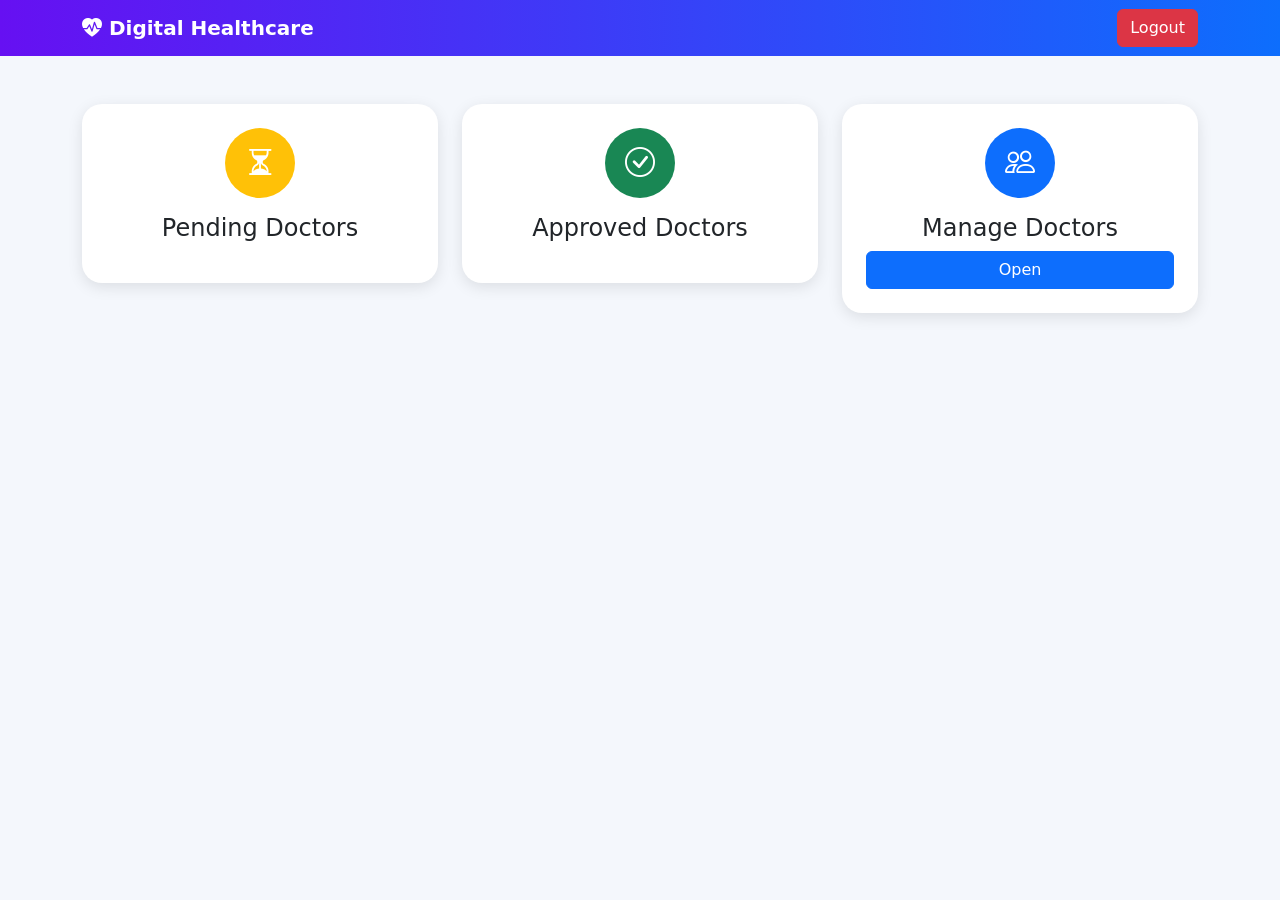
<file: src/main/resources/templates/admin-dashboard.html>
<!DOCTYPE html>
<html xmlns:th="http://www.thymeleaf.org">
<head>
  <title>Admin Dashboard</title>
  <link href="https://cdn.jsdelivr.net/npm/bootstrap@5.3.3/dist/css/bootstrap.min.css"
        rel="stylesheet">
  <link rel="stylesheet"
        href="https://cdn.jsdelivr.net/npm/bootstrap-icons@1.11.3/font/bootstrap-icons.min.css">
  <link rel="stylesheet"
        th:href="@{/css/style.css}">
  <style>

    body{
        background:#f4f7fc;
    }
    .navbar
    {
        background:linear-gradient(to right,#6610f2,#0d6efd);
    }
    .navbar-brand
    {
        color:white !important;
        font-weight:bold;
    }
    .dashboard-card{
        border:none;
        border-radius:20px;
        box-shadow:0 4px 15px rgba(0,0,0,0.1);
        transition:0.3s;
    }

    .dashboard-card:hover
    {
          transform:translateY(-5px);
    }
    .icon-box{
        width:70px;
        height:70px;
        border-radius:50%;
        display:flex;
        align-items:center;
        justify-content:center;
        color:white;
        font-size:30px;
        margin:auto;
    }


    .pending
    {
        background:#ffc107;
    }

    .approved
    {
        background:#198754;
    }

    .manage{
        background:#0d6efd;
    }

  </style>

</head>

<body>
<nav class="navbar navbar-expand-lg">
  <div class="container">
    <a class="navbar-brand">
      <i class="bi bi-heart-pulse-fill"></i>
      Digital Healthcare
    </a>
    <div>
      <a href="/logout"
         class="btn btn-danger">
        Logout
      </a>
    </div>
  </div>
</nav>

<div class="container mt-5">


  <div class="row g-4">
    <div class="col-md-4">
      <div class="card dashboard-card p-4 text-center">
        <div class="icon-box pending">
          <i class="bi bi-hourglass-split"></i>
        </div>
         <h4 class="mt-3">
          Pending Doctors
        </h4>

        <h2 th:text="${pendingDoctors}"></h2>
      </div>
    </div>

    <div class="col-md-4">
      <div class="card dashboard-card p-4 text-center">
        <div class="icon-box approved">


          <i class="bi bi-check-circle"></i>
        </div>

        <h4 class="mt-3">
          Approved Doctors
        </h4>
        <h2 th:text="${approvedDoctors}"></h2>
      </div>
    </div>



    <div class="col-md-4">

      <div class="card dashboard-card p-4 text-center">
        <div class="icon-box manage">
          <i class="bi bi-people"></i>
        </div>
        <h4 class="mt-3">
          Manage Doctors
        </h4>

        <a href="/admin/doctors"
           class="btn btn-primary">
          Open
        </a>
      </div>

    </div>
  </div>

</div>

</body>

</html>
</file>
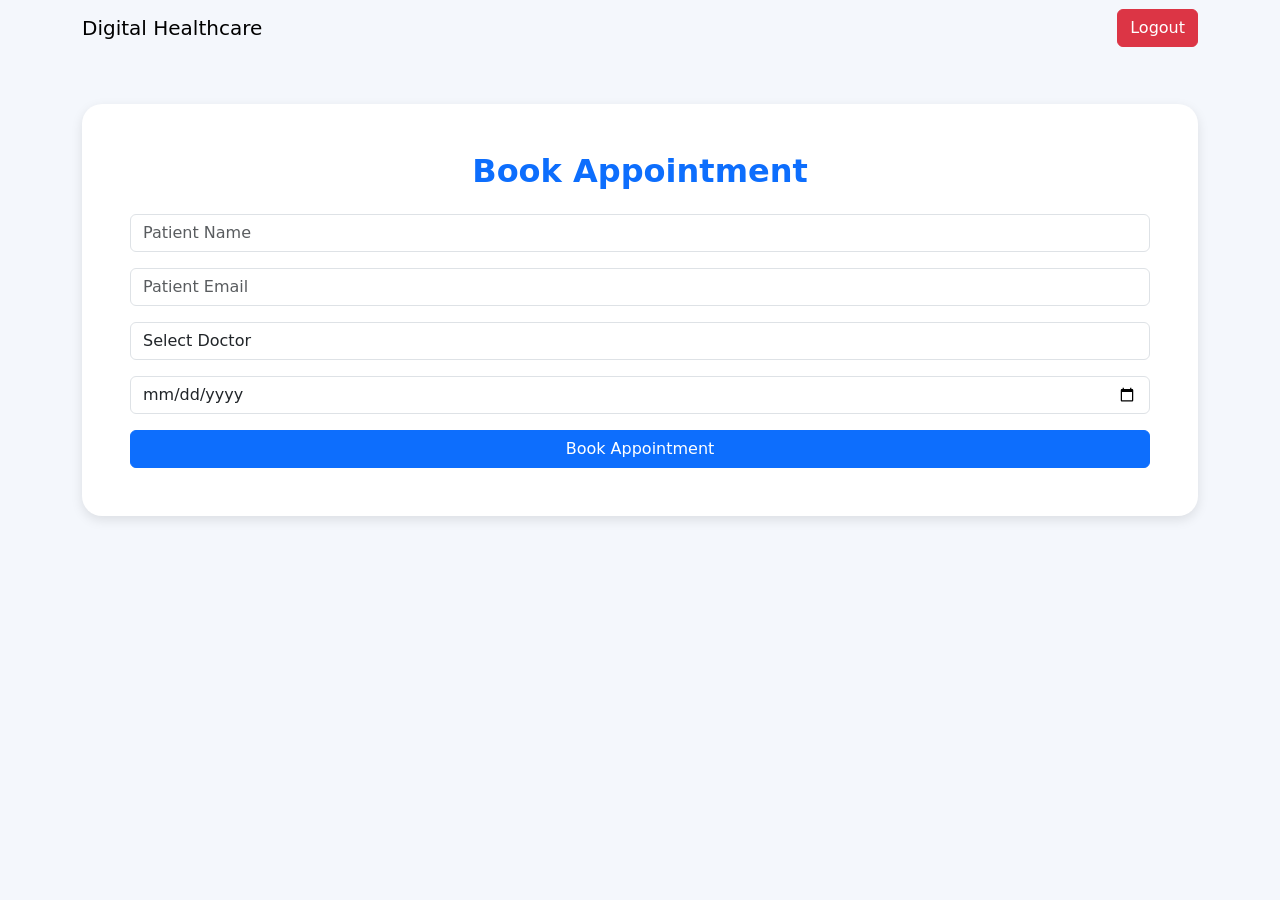
<file: src/main/resources/templates/book-appointment.html>
<!DOCTYPE html>
<html xmlns:th="http://www.thymeleaf.org">

<head>
  <title>Book Appointment</title>
  <link href="https://cdn.jsdelivr.net/npm/bootstrap@5.3.3/dist/css/bootstrap.min.css"
        rel="stylesheet">

  <style>
    body{
        background:#f4f7fc;
    }
    .card
    {
        border:none;
        border-radius:20px;
        box-shadow:0 4px 12px rgba(0,0,0,0.1);
    }

    h2{
        color:#0d6efd;
        font-weight:bold;
    }
  </style>
</head>

<body>
<nav class="navbar navbar-expand-lg">
  <div class="container">
    <a class="navbar-brand">
      <i class="bi bi-heart-pulse-fill"></i>
      Digital Healthcare

    </a>

    <div>

      <a href="/logout"
         class="btn btn-danger">

        Logout

      </a>

    </div>

  </div>

</nav>
<div class="container mt-5">
  <div class="card p-5">

    <h2 class="mb-4 text-center">
      Book Appointment
    </h2>
    <form th:action="@{/patient/appointment/save}"
          th:object="${appointment}"
          method="post">

      <div class="mb-3">

        <input type="text"
               th:field="*{patientName}"
               placeholder="Patient Name"
               class="form-control">

      </div>

      <div class="mb-3">

        <input type="email"
               th:field="*{patientEmail}"
               placeholder="Patient Email"
               class="form-control">

      </div>

      <div class="mb-3">

        <select th:field="*{doctorName}"
                class="form-control">

          <option value="">
            Select Doctor
          </option>

          <option th:each="d : ${doctors}"
                  th:value="${d.email}"
                  th:text="${d.name}">
          </option>
        </select>
      </div>
      <div class="mb-3">


        <input type="date" th:field="*{appointmentDate}"
               class="form-control">


      </div>

      <button type="submit" class="btn btn-primary w-100">
              Book Appointment
      </button>
    </form>
  </div>

</div>

</body>
</html>
</file>
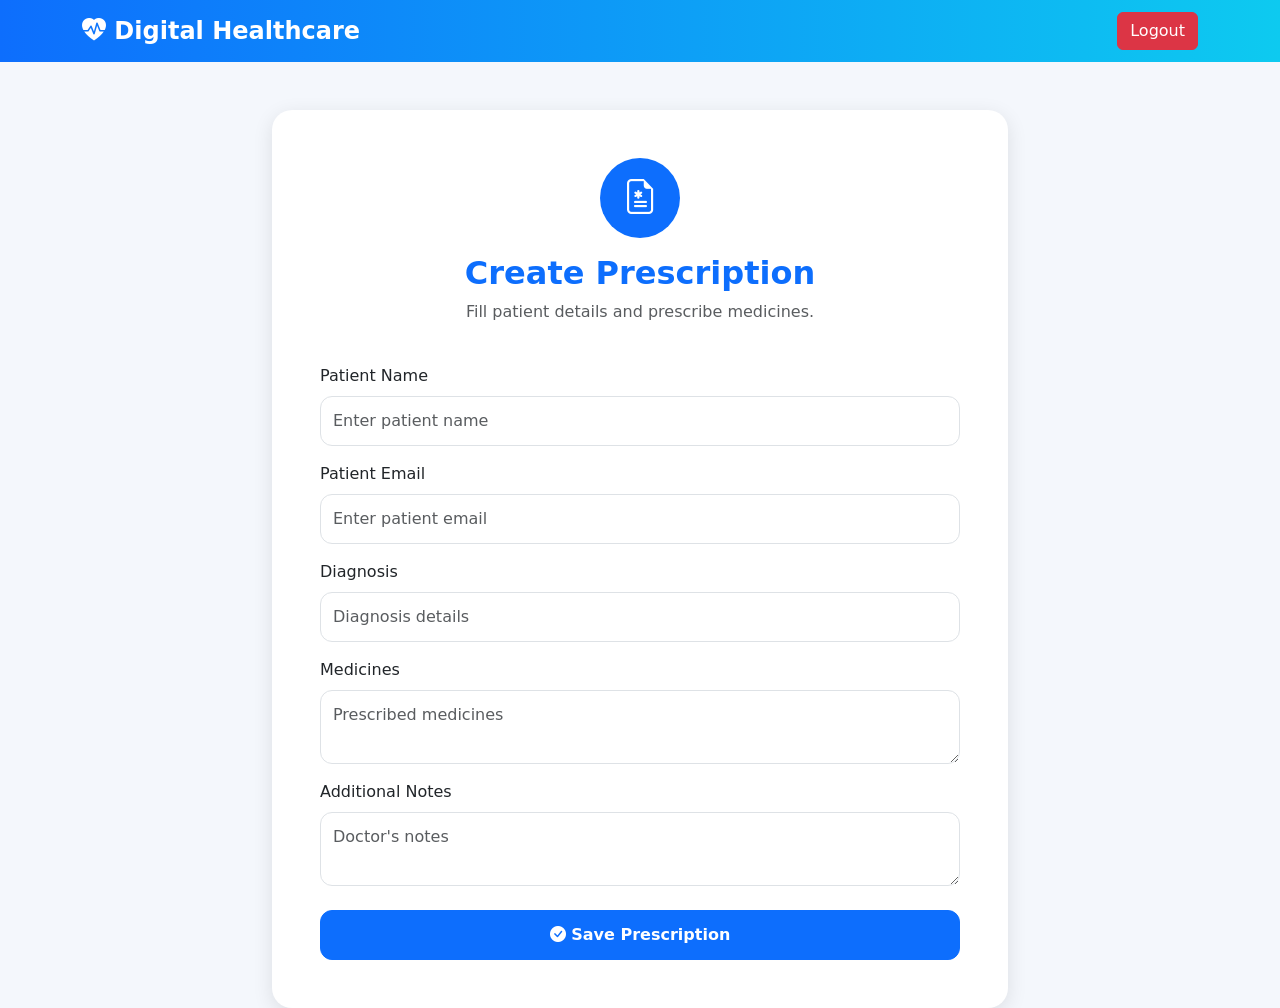
<file: src/main/resources/templates/create-prescription.html>
<!DOCTYPE html>

<html xmlns:th="http://www.thymeleaf.org">
<head>

    <title>Create Prescription</title>

    <link href="https://cdn.jsdelivr.net/npm/bootstrap@5.3.3/dist/css/bootstrap.min.css"
          rel="stylesheet">
    <link rel="stylesheet"
          href="https://cdn.jsdelivr.net/npm/bootstrap-icons@1.11.3/font/bootstrap-icons.min.css">

    <style>

        body
        {
            background:#f4f7fc;
            min-height:100vh;
        }

        .navbar
        {
            background:linear-gradient(to right,#0d6efd,#0dcaf0);
        }

        .navbar-brand
        {
            color:white !important;
            font-weight:bold;

            font-size:24px;
        }

        .form-card
        {
            border:none;
            border-radius:20px;
            box-shadow:0 5px 20px rgba(0,0,0,0.1);
        }

        .page-title{
            color:#0d6efd;
            font-weight:bold;
        }


        .form-control
        {
            border-radius:12px;
            padding:12px;
        }

        textarea{
            min-height:120px;
        }



        .btn-save
        {
            border-radius:12px;
            padding:12px;
            font-weight:bold;
        }

        .icon-box
        {
            width:80px;
            height:80px;
            border-radius:50%;
            background:#0d6efd;

            color:white;
            display:flex;
            align-items:center;

            justify-content:center;
            font-size:35px;
            margin:auto;
        }

    </style>
</head>

<body>

<nav class="navbar navbar-expand-lg">
    <div class="container">

        <a class="navbar-brand">

            <i class="bi bi-heart-pulse-fill"></i>
            Digital Healthcare
        </a>



        <div>

            <a href="/logout"
               class="btn btn-danger">
                Logout
            </a>
        </div>
    </div>
</nav>

<div class="container mt-5">
    <div class="row justify-content-center">
        <div class="col-lg-8">
            <div class="card form-card p-5">
                <div class="text-center mb-4">


                    <div class="icon-box">
                        <i class="bi bi-file-earmark-medical"></i>

                    </div>

                    <h2 class="page-title mt-3">
                        Create Prescription
                    </h2>

                    <p class="text-muted">
                        Fill patient details and prescribe medicines.
                    </p>

                </div>
                <form th:action="@{/doctor/prescription/save}"
                      th:object="${prescription}"
                      method="post">

                    <div class="mb-3">
                        <label class="form-label">
                            Patient Name
                        </label>

                        <input type="text"
                               th:field="*{patientName}"
                               placeholder="Enter patient name"
                               class="form-control"
                               required>

                    </div>

                    <div class="mb-3">

                        <label class="form-label">
                            Patient Email
                        </label>

                        <input type="email"
                               th:field="*{patientEmail}"
                               placeholder="Enter patient email"
                               class="form-control"
                               required>

                    </div>

                    <div class="mb-3">

                        <label class="form-label">
                            Diagnosis
                        </label>

                        <input type="text"
                               th:field="*{diagnosis}"
                               placeholder="Diagnosis details"
                               class="form-control"
                               required>

                    </div>

                    <div class="mb-3">

                        <label class="form-label">
                            Medicines
                        </label>

                        <textarea th:field="*{medicines}"
                                  placeholder="Prescribed medicines"
                                  class="form-control"
                                  required></textarea>

                    </div>

                    <div class="mb-4">
                        <label class="form-label">
                            Additional Notes
                        </label>
                        <textarea th:field="*{notes}"
                                  placeholder="Doctor's notes"
                                  class="form-control"></textarea>
                    </div>

                    <button type="submit"
                            class="btn btn-primary w-100 btn-save">

                        <i class="bi bi-check-circle-fill"></i>
                        Save Prescription
                    </button>
                </form>

            </div>


        </div>

    </div>

</div>
</body>


</html>
</file>
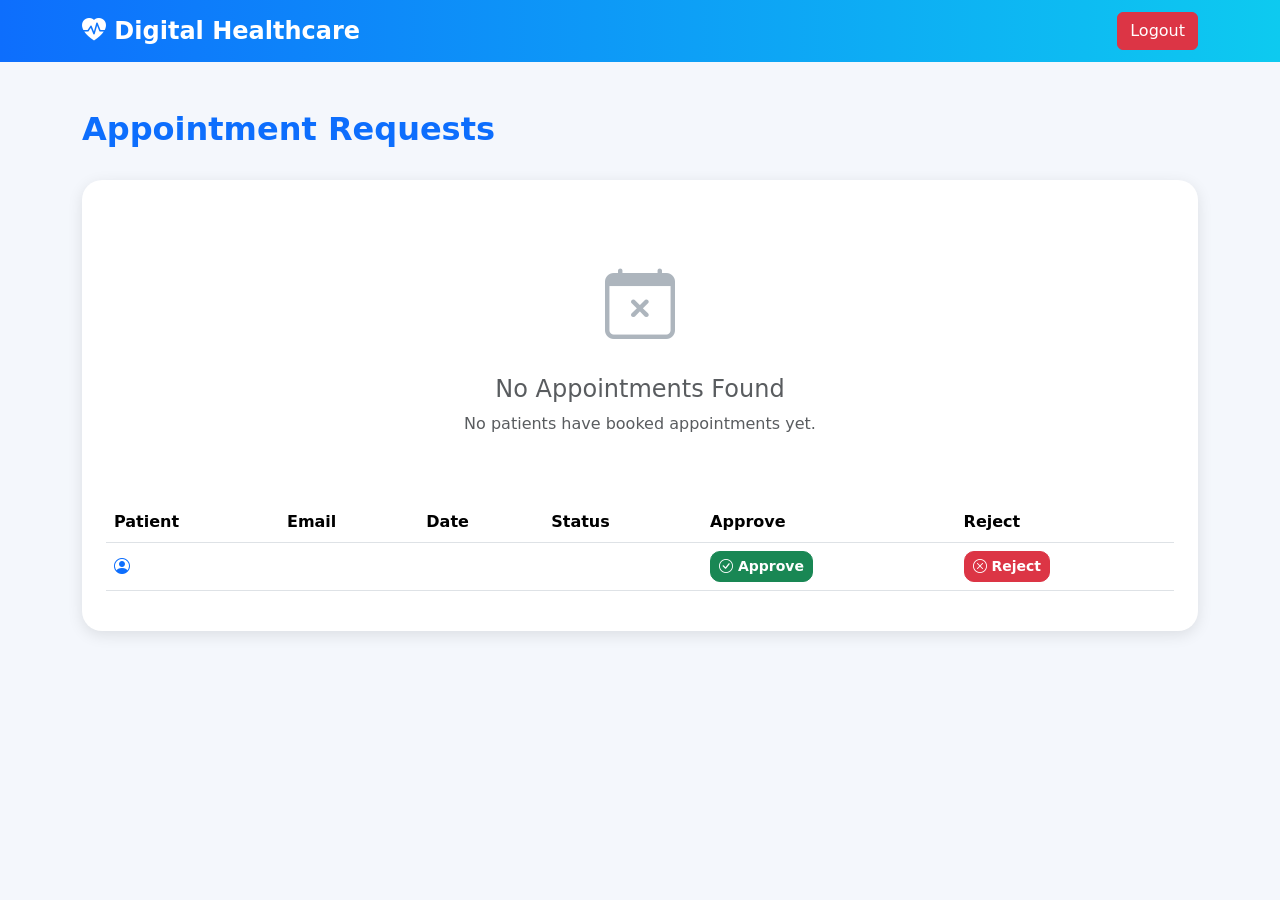
<file: src/main/resources/templates/doctor-appointments.html>
<!DOCTYPE html>
<html xmlns:th="http://www.thymeleaf.org">
<head>

  <title>Doctor Appointments</title>


  <link href="https://cdn.jsdelivr.net/npm/bootstrap@5.3.3/dist/css/bootstrap.min.css"
        rel="stylesheet">
  <link rel="stylesheet"
        href="https://cdn.jsdelivr.net/npm/bootstrap-icons@1.11.3/font/bootstrap-icons.min.css">

  <style>

    body
    {
        background:#f4f7fc;
        min-height:100vh;
    }

    .navbar
    {
        background:linear-gradient(to right,#0d6efd,#0dcaf0);
    }

    .navbar-brand
    {
        color:white !important;
        font-size:24px;
        font-weight:bold;
    }

    .page-title{
        color:#0d6efd;
        font-weight:bold;
    }

    .appointment-card
    {

        border:none;
        border-radius:20px;
        box-shadow:0 4px 15px rgba(0,0,0,0.1);
        overflow:hidden;
    }

    .table thread
    {
        background:#0d6efd;
        color:white;
    }

    .table tbody tr:hover
    {
        background:#f1f5ff;
        transition:0.3s;
    }

    .badge
    {

        padding:8px 14px;
        border-radius:20px;
        font-size:14px;
    }

    .action-btn{
        border-radius:10px;
        font-weight:bold;
    }

    .empty-box
    {

        text-align:center;
        padding:50px;
    }

    .empty-icon{
        font-size:70px;

        color:#adb5bd;
    }

    .patient-icon{
        color:#0d6efd;
        margin-right:5px;
    }

  </style>
</head>

<body>

<nav class="navbar navbar-expand-lg">
  <div class="container">
    <a class="navbar-brand">

      <i class="bi bi-heart-pulse-fill"></i>
      Digital Healthcare
    </a>


    <div>

      <a href="/logout"
         class="btn btn-danger">
        Logout
      </a>

    </div>
  </div>

</nav>

<div class="container mt-5">
  <div class="d-flex justify-content-between align-items-center mb-4">

    <h2 class="page-title">
      Appointment Requests
    </h2>

  </div>

  <div class="card appointment-card p-4">

    <div th:if="${#lists.isEmpty(appointments)}"
         class="empty-box">

      <i class="bi bi-calendar-x empty-icon"></i>

      <h4 class="mt-3 text-muted">
        No Appointments Found
      </h4>

      <p class="text-muted">
        No patients have booked appointments yet.
      </p>

    </div>
    <div th:unless="${#lists.isEmpty(appointments)}"
         class="table-responsive">

      <table class="table table-hover align-middle">

        <thead>

        <tr>
          <th>Patient</th>
          <th>Email</th>
          <th>Date</th>
          <th>Status</th>
          <th>Approve</th>
          <th>Reject</th>
        </tr>

        </thead>

        <tbody>

        <tr th:each="a : ${appointments}">
          <td>
            <i class="bi bi-person-circle patient-icon"></i>
            <span th:text="${a.patientName}"></span>

          </td>

          <td th:text="${a.patientEmail}"></td>
          <td th:text="${a.appointmentDate}"></td>



          <td>

                        <span class="badge"
                              th:classappend=
                                      "${a.status.name() == 'APPROVED'} ? 'bg-success' :
                               (${a.status.name() == 'REJECTED'} ? 'bg-danger' : 'bg-warning')"
                              th:text="${a.status}">
                        </span>
          </td>
          <td>

            <a th:href="@{'/doctor/appointment/approve/' + ${a.id}}"
               class="btn btn-success btn-sm action-btn">

              <i class="bi bi-check-circle"></i>
              Approve
            </a>
          </td>

          <td>

            <a th:href="@{'/doctor/appointment/reject/' + ${a.id}}"
               class="btn btn-danger btn-sm action-btn">

              <i class="bi bi-x-circle"></i>
              Reject
            </a>

          </td>
        </tr>
        </tbody>
      </table>



    </div>
  </div>

</div>
</body>


</html>
</file>
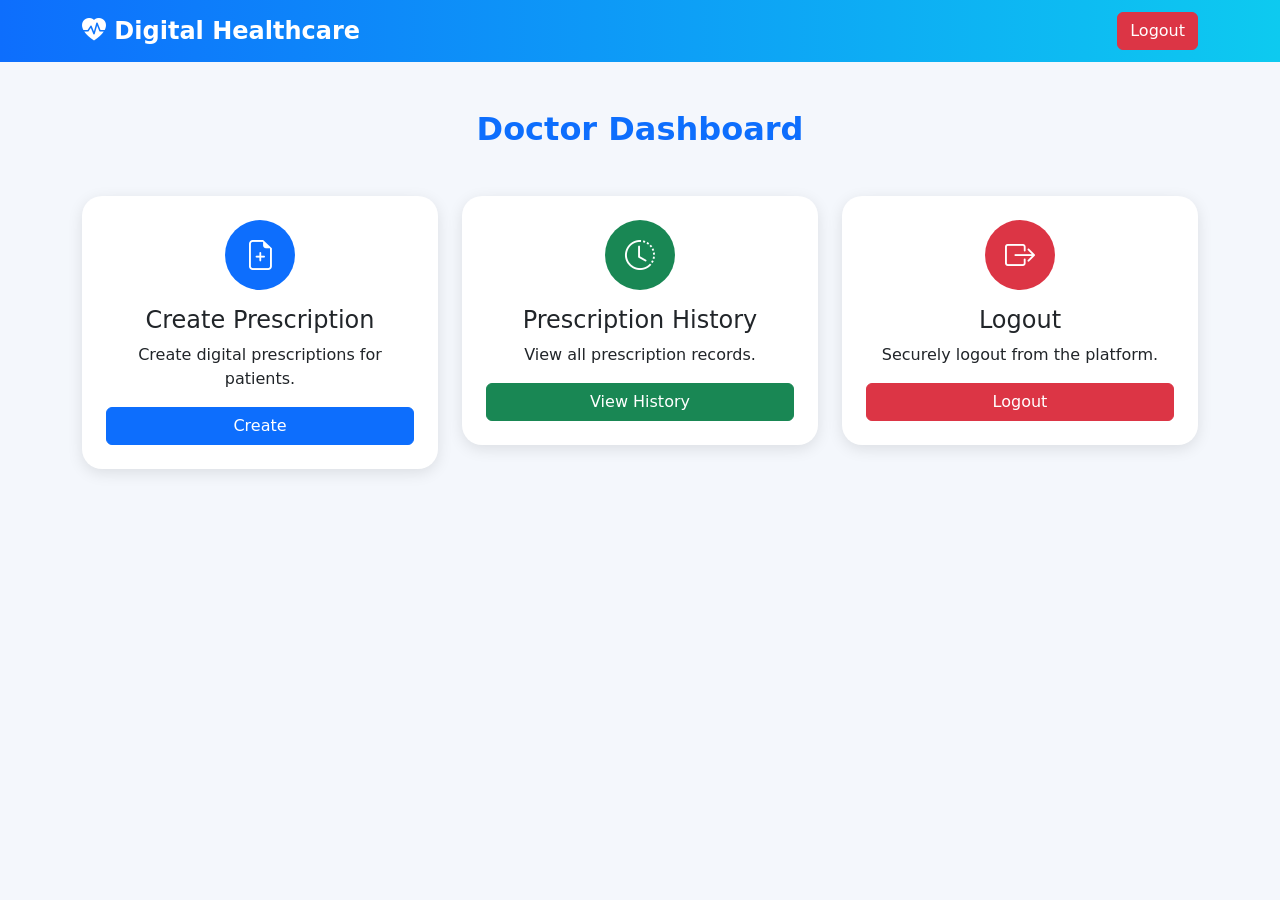
<file: src/main/resources/templates/doctor-dashboard.html>
<!DOCTYPE html>

<html xmlns:th="http://www.thymeleaf.org">
<head>

    <title>Doctor Dashboard</title>
    <link href="https://cdn.jsdelivr.net/npm/bootstrap@5.3.3/dist/css/bootstrap.min.css"
          rel="stylesheet">
    <link rel="stylesheet"
          href="https://cdn.jsdelivr.net/npm/bootstrap-icons@1.11.3/font/bootstrap-icons.min.css">

    <style>
          body
          {
            background:#f4f7fc;
         }
         .navbar
         {
            background:linear-gradient(to right,#0d6efd,#0dcaf0);
         }
        .navbar-brand
        {
             color:white !important;
            font-size:24px;
             font-weight:bold;
        }
        .dashboard-card
        {
            border:none;
            border-radius:20px;

            box-shadow:0 4px 15px rgba(0,0,0,0.1);
            transition:0.3s;
        }
        .dashboard-card:hover
        {

            transform:translateY(-5px);
        }


        .icon-box{
            width:70px;
            height:70px;


            border-radius:50%;
            display:flex;
            align-items:center;

            justify-content:center;
            font-size:30px;
            color:white;
            margin:auto;
        }
        .create-box{
            background:#0d6efd;
        }
        .history-box{
            background:#198754;
        }
        .logout-box{

             background:#dc3545;
        }
        .dashboard-title{
            font-weight:bold;
            color:#0d6efd;
        }
    </style>
</head>
<body>
<nav class="navbar navbar-expand-lg">

    <div class="container">
        <a class="navbar-brand">
            <i class="bi bi-heart-pulse-fill"></i>
            Digital Healthcare
        </a>

        <div>

            <a href="/logout"
               class="btn btn-danger">
                Logout
            </a>

        </div>
    </div>

</nav>

<div class="container mt-5">
    <h2 class="text-center mb-5 dashboard-title">
           Doctor Dashboard
    </h2>

    <div class="row g-4">
        <div class="col-md-4">
            <div class="card dashboard-card p-4 text-center">
                  <div class="icon-box create-box mb-3">
                      <i class="bi bi-file-earmark-plus"></i>
                </div>
                   <h4>Create Prescription</h4>
                <p>Create digital prescriptions for patients.</p>
                   <a href="/doctor/prescription/create"
                     class="btn btn-primary">
                    Create
                </a>
              </div>
          </div>

         <div class="col-md-4">


            <div class="card dashboard-card p-4 text-center">
                <div class="icon-box history-box mb-3">
                       <i class="bi bi-clock-history"></i>
                </div>

                <h4>Prescription History</h4>
                 <p>View all prescription records.</p>
                <a href="/doctor/prescriptions"

                     class="btn btn-success">
                    View History
                </a>
            </div>
        </div>


        <div class="col-md-4">

              <div class="card dashboard-card p-4 text-center">
                <div class="icon-box logout-box mb-3">
                    <i class="bi bi-box-arrow-right"></i>

                </div>
                     <h4>Logout</h4>
                   <p>Securely logout from the platform.</p>
                <a href="/logout"
                     class="btn btn-danger">
                       Logout
                </a>

            </div>
        </div>
    </div>


</div>

</body>
</html>
</file>
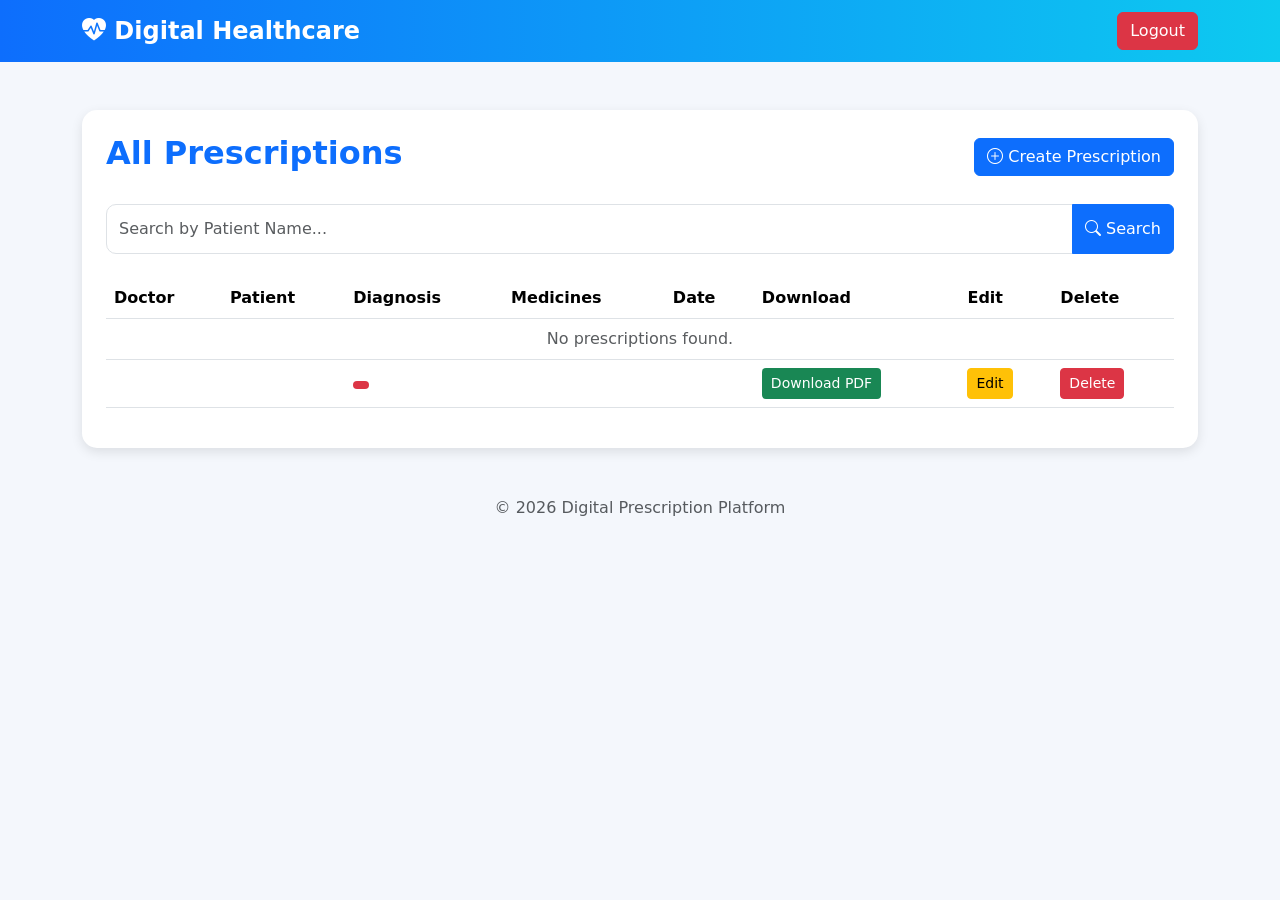
<file: src/main/resources/templates/doctor-prescriptions.html>
<!DOCTYPE html>


<html xmlns:th="http://www.thymeleaf.org"
      xmlns:sec="http://www.thymeleaf.org/extras/spring-security">
<head>

  <title>Doctor Prescriptions</title>

  <link href="https://cdn.jsdelivr.net/npm/bootstrap@5.3.3/dist/css/bootstrap.min.css"
        rel="stylesheet">
  <link rel="stylesheet"
        href="https://cdn.jsdelivr.net/npm/bootstrap-icons@1.11.3/font/bootstrap-icons.min.css">

  <style>

    body{
        background-color:#f4f7fc;
    }
    .navbar
    {
        background:linear-gradient(to right,#0d6efd,#0dcaf0);
    }


    .navbar-brand
    {
        color:white !important;
        font-weight:bold;
        font-size:24px;
    }

    .card{
        border:none;
        border-radius:15px;
        box-shadow:0 4px 12px rgba(0,0,0,0.1);
    }
    .table thread
    {
        background-color:#0d6efd;
        color:white;
    }
    .btn-download{
        background-color:#198754;
        color:white;
    }
    .btn-download:hover{
        background-color:#157347;
        color:white;
    }
    .search-box
    {
        border-radius:10px;
        padding:12px;
    }
    h2
    {
        font-weight:bold;
        color:#0d6efd;
    }


  </style>

</head>
<body>
<nav class="navbar navbar-expand-lg">

  <div class="container">
    <a class="navbar-brand">

      <i class="bi bi-heart-pulse-fill"></i>
      Digital Healthcare
    </a>
    <div>

      <a href="/logout"
         class="btn btn-danger">
        Logout
      </a>
    </div>
  </div>

</nav>

<div class="container mt-5">
  <div class="card p-4">

    <div class="d-flex justify-content-between align-items-center mb-4">
      <h2>All Prescriptions</h2>
      <a href="/doctor/prescription/create"

         class="btn btn-primary">

        <i class="bi bi-plus-circle"></i>

        Create Prescription
      </a>
    </div>


    <form th:action="@{/doctor/prescriptions/search}"
          method="get"
          class="mb-4">

      <div class="input-group">

        <input type="text"
               name="patientName"
               placeholder="Search by Patient Name..."
               class="form-control search-box">

        <button type="submit"
                class="btn btn-primary">

          <i class="bi bi-search"></i>
          Search
        </button>
      </div>

    </form>


    <div class="table-responsive">
      <table class="table table-hover align-middle">
        <thead>

        <tr>
          <th>Doctor</th>
          <th>Patient</th>
          <th>Diagnosis</th>
          <th>Medicines</th>
          <th>Date</th>
          <th>Download</th>
          <th>Edit</th>
          <th>Delete</th>
        </tr>

        </thead>
        <tbody>
        <tr th:if="${#lists.isEmpty(prescriptions)}">

          <td colspan="8"
              class="text-center text-muted">
            No prescriptions found.
          </td>

        </tr>
        <tr th:each="p : ${prescriptions}">
          <td th:text="${p.doctorName}"></td>
          <td th:text="${p.patientName}"></td>
          <td>

                <span class="badge bg-danger"
                              th:text="${p.diagnosis}">
                </span>

          </td>
          <td th:text="${p.medicines}"></td>
          <td th:text="${p.date}"></td>
          <td>


            <a th:href="@{'/prescription/pdf/' + ${p.id}}"
               class="btn btn-download btn-sm">
              Download PDF
            </a>

          </td>

          <td>

            <a th:href="@{'/doctor/prescription/edit/' + ${p.id}}"
               class="btn btn-warning btn-sm">

              Edit
            </a>

          </td>

          <td>
            <a th:href="@{'/doctor/prescription/delete/' + ${p.id}}"
               class="btn btn-danger btn-sm"

               onclick="return confirm('Delete this prescription?')">
              Delete
            </a>

          </td>


        </tr>
        </tbody>
      </table>

    </div>
  </div>

</div>

<footer class="text-center mt-5 mb-3 text-muted">
  © 2026 Digital Prescription Platform
</footer>


</body>
</html>
</file>
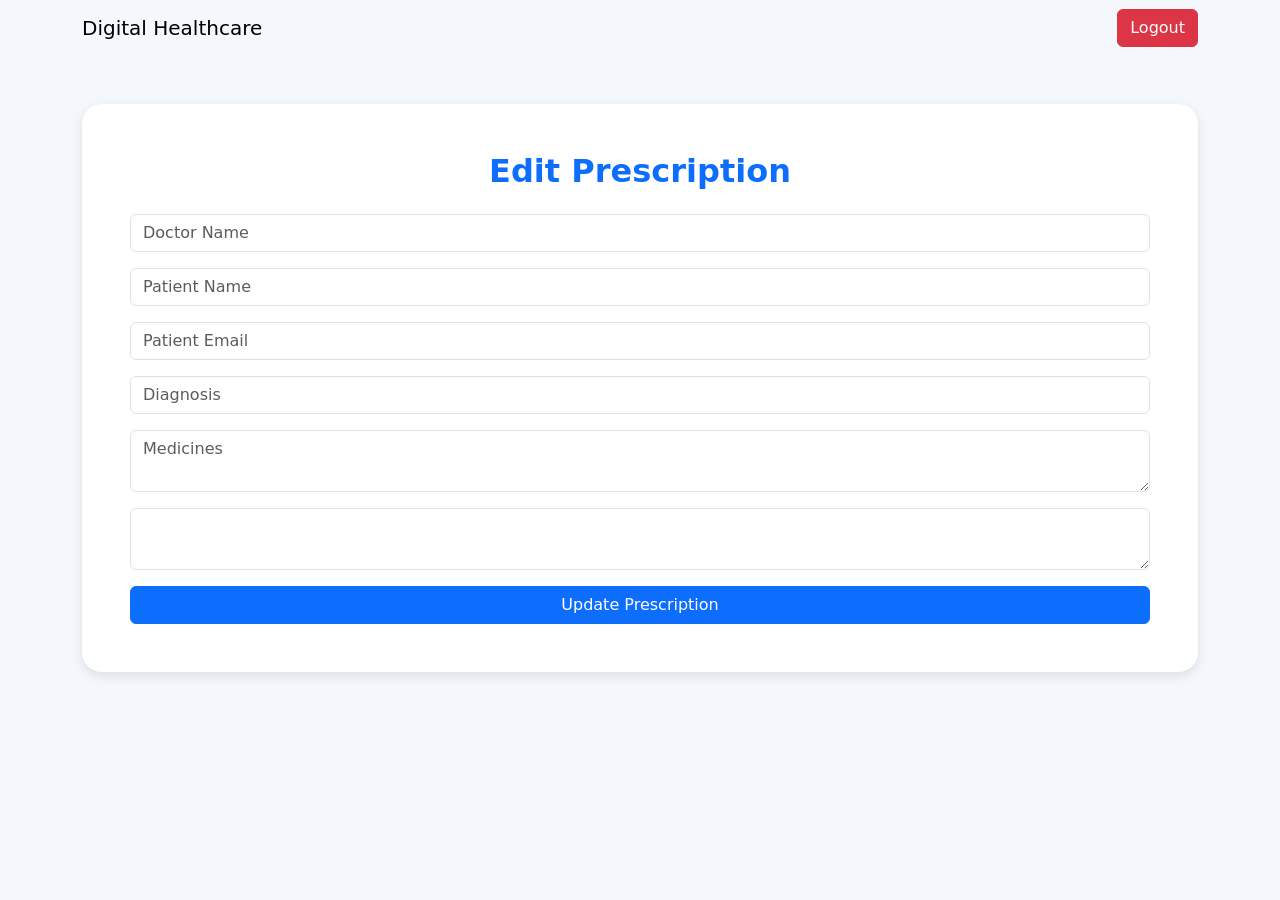
<file: src/main/resources/templates/edit-prescription.html>
<!DOCTYPE html>

<html xmlns:th="http://www.thymeleaf.org">
<head>
  <title>Edit Prescription</title>
  <link href="https://cdn.jsdelivr.net/npm/bootstrap@5.3.3/dist/css/bootstrap.min.css"
        rel="stylesheet">

  <style>
    body
    {
        background:#f4f7fc;
    }
    .card
    {
        border:none;
        border-radius:20px;
        box-shadow:0 4px 12px rgba(0,0,0,0.1);
    }
    h2{
        color:#0d6efd;
        font-weight:bold;
    }


  </style>
</head>
<body>
<nav class="navbar navbar-expand-lg">
  <div class="container">
    <a class="navbar-brand">

      <i class="bi bi-heart-pulse-fill"></i>
      Digital Healthcare
    </a>
    <div>

      <a href="/logout"
         class="btn btn-danger">
        Logout
      </a>
    </div>
  </div>
</nav>
<div class="container mt-5">
  <div class="card p-5">

    <h2 class="mb-4 text-center">
      Edit Prescription
    </h2>


    <form th:action="@{/doctor/prescription/update}"
          th:object="${prescription}"
          method="post">
       <input type="hidden"
               th:field="*{id}">
      <div class="mb-3">
        <input type="text"
                th:field="*{doctorName}"
               class="form-control"
               placeholder="Doctor Name">

      </div>


      <div class="mb-3">
        <input type="text"
               th:field="*{patientName}"
               class="form-control"
                placeholder="Patient Name">
      </div>




      <div class="mb-3">
        <input type="email"
               th:field="*{patientEmail}"
                 class="form-control"
               placeholder="Patient Email">
      </div>

      <div class="mb-3">

        <input type="text"
               th:field="*{diagnosis}"
               class="form-control"
               placeholder="Diagnosis">

      </div>
      <div class="mb-3">
                <textarea th:field="*{medicines}"
                          class="form-control"
                          placeholder="Medicines"></textarea>
      </div>

      <div class="mb-3">
                <textarea th:field="*{notes}" class="form-control"
                          placeholder="Notes">

                </textarea>
      </div>

      <button type="submit"
              class="btn btn-primary w-100">
        Update Prescription
      </button>
    </form>

  </div>

</div>
</body>
</html>
</file>
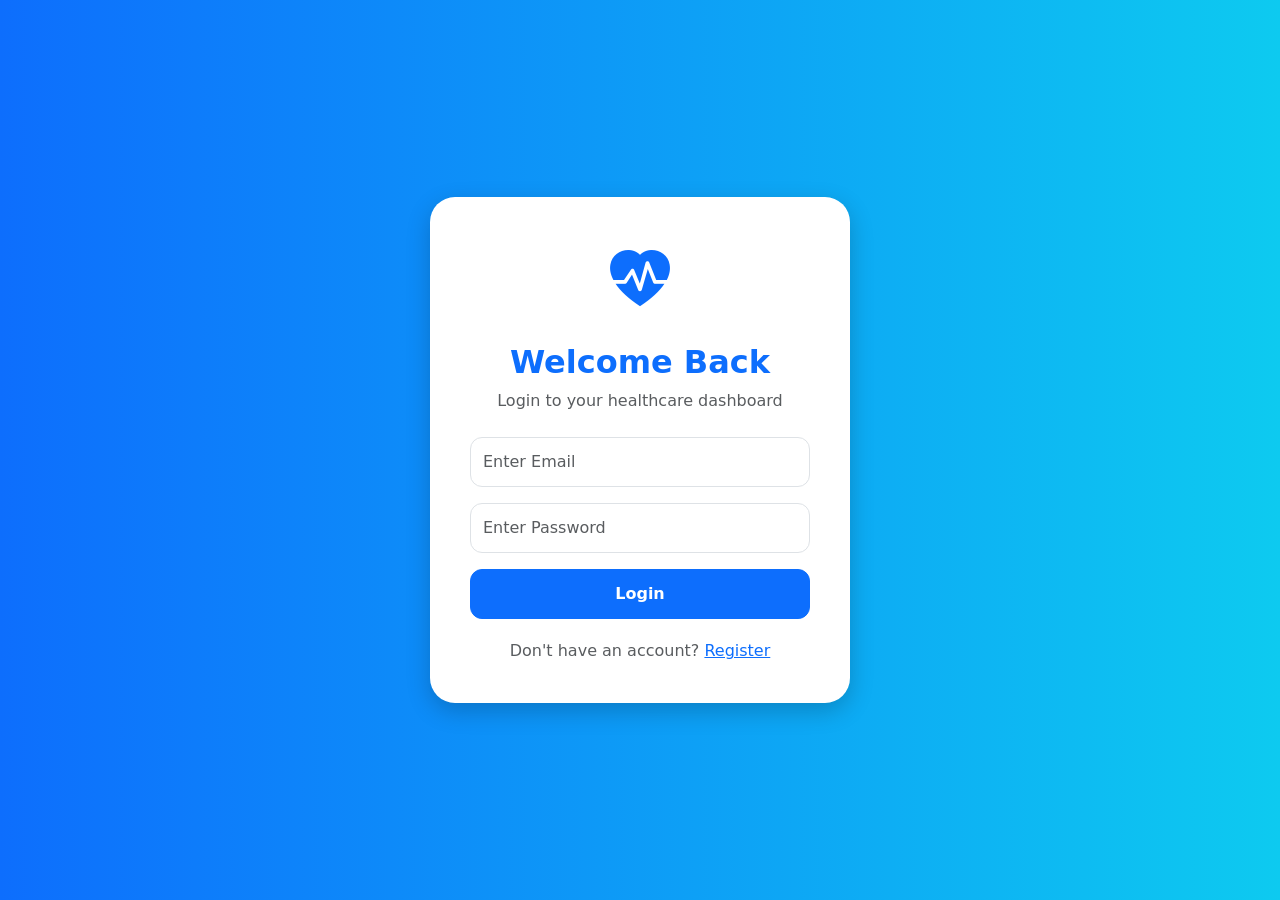
<file: src/main/resources/templates/login.html>
<!DOCTYPE html>
<html xmlns:th="http://www.thymeleaf.org">
<head>
    <title>Login</title>
    <link href="https://cdn.jsdelivr.net/npm/bootstrap@5.3.3/dist/css/bootstrap.min.css"
          rel="stylesheet">
    <link rel="stylesheet"
          href="https://cdn.jsdelivr.net/npm/bootstrap-icons@1.11.3/font/bootstrap-icons.min.css">

    <style>
        body
        {
            background:linear-gradient(to right,#0d6efd,#0dcaf0);
            height:100vh;
            display:flex;
            justify-content:center;
            align-items:center;
        }

        .login-card{
            width:420px;
            border:none;
            border-radius:25px;
            padding:40px;
            background:white;
            box-shadow:0 8px 25px rgba(0,0,0,0.2);
        }

        .logo-icon
        {
            font-size:60px;
             color:#0d6efd;
        }
        .title
        {
             font-weight:bold;
            color:#0d6efd;
        }

        .form-control
        {
            border-radius:12px;
            padding:12px;
        }


        .btn-login
        {

            border-radius:12px;
            padding:12px;
            font-weight:bold;
        }
        .bottom-text
        {
            text-align:center;
            margin-top:20px;
        }

    </style>
</head>
<body>

<div class="login-card">
    <div class="text-center mb-4">
        <i class="bi bi-heart-pulse-fill logo-icon"></i>
        <h2 class="title mt-3">
            Welcome Back
        </h2>
        <p class="text-muted">
            Login to your healthcare dashboard
        </p>
    </div>


    <form th:action="@{/login}"
          method="post">
        <div class="mb-3">
            <input type="email"
                   name="email"
                   placeholder="Enter Email"
                   class="form-control">
        </div>
        <div class="mb-3">
            <input type="password"
                    name="password"
                   placeholder="Enter Password"
                   class="form-control">
        </div>

        <button type="submit"
                class="btn btn-primary w-100 btn-login">
                Login
        </button>
    </form>


    <div class="bottom-text">
        <span class="text-muted">
            Don't have an account?
        </span>

        <a href="/register">
            Register
        </a>
    </div>

</div>


</body>
</html>
</file>
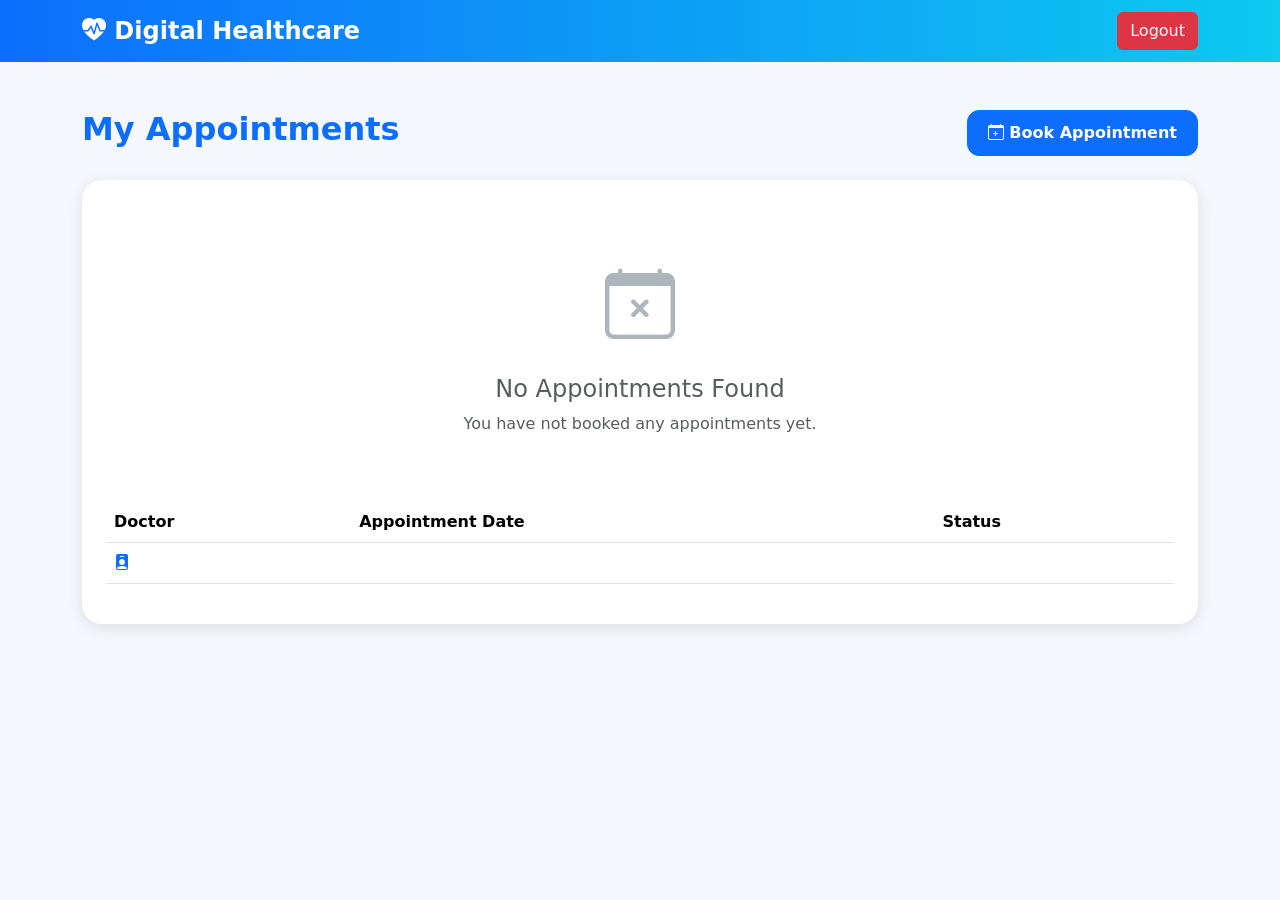
<file: src/main/resources/templates/patient-appointments.html>
<!DOCTYPE html>
<html xmlns:th="http://www.thymeleaf.org">

<head>

    <title>My Appointments</title>

    <link href="https://cdn.jsdelivr.net/npm/bootstrap@5.3.3/dist/css/bootstrap.min.css"
          rel="stylesheet">

    <link rel="stylesheet"
          href="https://cdn.jsdelivr.net/npm/bootstrap-icons@1.11.3/font/bootstrap-icons.min.css">

    <style>

        body{
            background:#f4f7fc;
            min-height:100vh;
        }

        .navbar{
            background:linear-gradient(to right,#0d6efd,#0dcaf0);
        }

        .navbar-brand{
            color:white !important;
            font-weight:bold;
            font-size:24px;
        }

        .appointment-card{

            border:none;
            border-radius:20px;
            box-shadow:0 4px 15px rgba(0,0,0,0.1);
            overflow:hidden;
        }

        .page-title{

            color:#0d6efd;
            font-weight:bold;
        }

        .table thead{

            background:#0d6efd;
            color:white;
        }

        .table tbody tr:hover{

            background:#f1f5ff;
            transition:0.3s;
        }

        .badge{

            padding:8px 14px;
            border-radius:20px;
            font-size:14px;
        }

        .empty-box{

            text-align:center;
            padding:50px;
        }

        .empty-icon{

            font-size:70px;
            color:#adb5bd;
        }

        .btn-book{

            border-radius:12px;
            font-weight:bold;
            padding:10px 20px;
        }

    </style>

</head>

<body>

<nav class="navbar navbar-expand-lg">

    <div class="container">

        <a class="navbar-brand">

            <i class="bi bi-heart-pulse-fill"></i>

            Digital Healthcare

        </a>

        <div>

            <a href="/logout"
               class="btn btn-danger">
                Logout
            </a>
        </div>
    </div>
</nav>
<div class="container mt-5">
    <div class="d-flex justify-content-between align-items-center mb-4">
        <h2 class="page-title">
            My Appointments
        </h2>
        <a href="/patient/appointment/book"
           class="btn btn-primary btn-book">
            <i class="bi bi-calendar-plus"></i>
            Book Appointment
        </a>

    </div>
    <div class="card appointment-card p-4">
        <div th:if="${#lists.isEmpty(appointments)}"
             class="empty-box">
            <i class="bi bi-calendar-x empty-icon"></i>
            <h4 class="mt-3 text-muted">
                No Appointments Found
            </h4>
            <p class="text-muted">
                You have not booked any appointments yet.
            </p>

        </div>
        <div th:unless="${#lists.isEmpty(appointments)}"
             class="table-responsive">
            <table class="table table-hover align-middle">


                <thead>

                <tr>
                    <th>Doctor</th>
                    <th>Appointment Date</th>
                    <th>Status</th>
                </tr>
                </thead>

                <tbody>
                <tr th:each="a : ${appointments}">
                    <td>
                        <i class="bi bi-person-badge-fill text-primary"></i>
                        <span th:text="${a.doctorName}"></span>
                    </td>

                    <td th:text="${a.appointmentDate}"></td>
                    <td>

                        <span class="badge"
                              th:classappend=
                                      "${a.status.name() == 'APPROVED'} ? 'bg-success' :
                               (${a.status.name() == 'REJECTED'} ? 'bg-danger' : 'bg-warning')"
                              th:text="${a.status}">
                        </span>

                    </td>
                </tr>
                </tbody>
            </table>

        </div>
    </div>
</div>


</body>
</html>
</file>
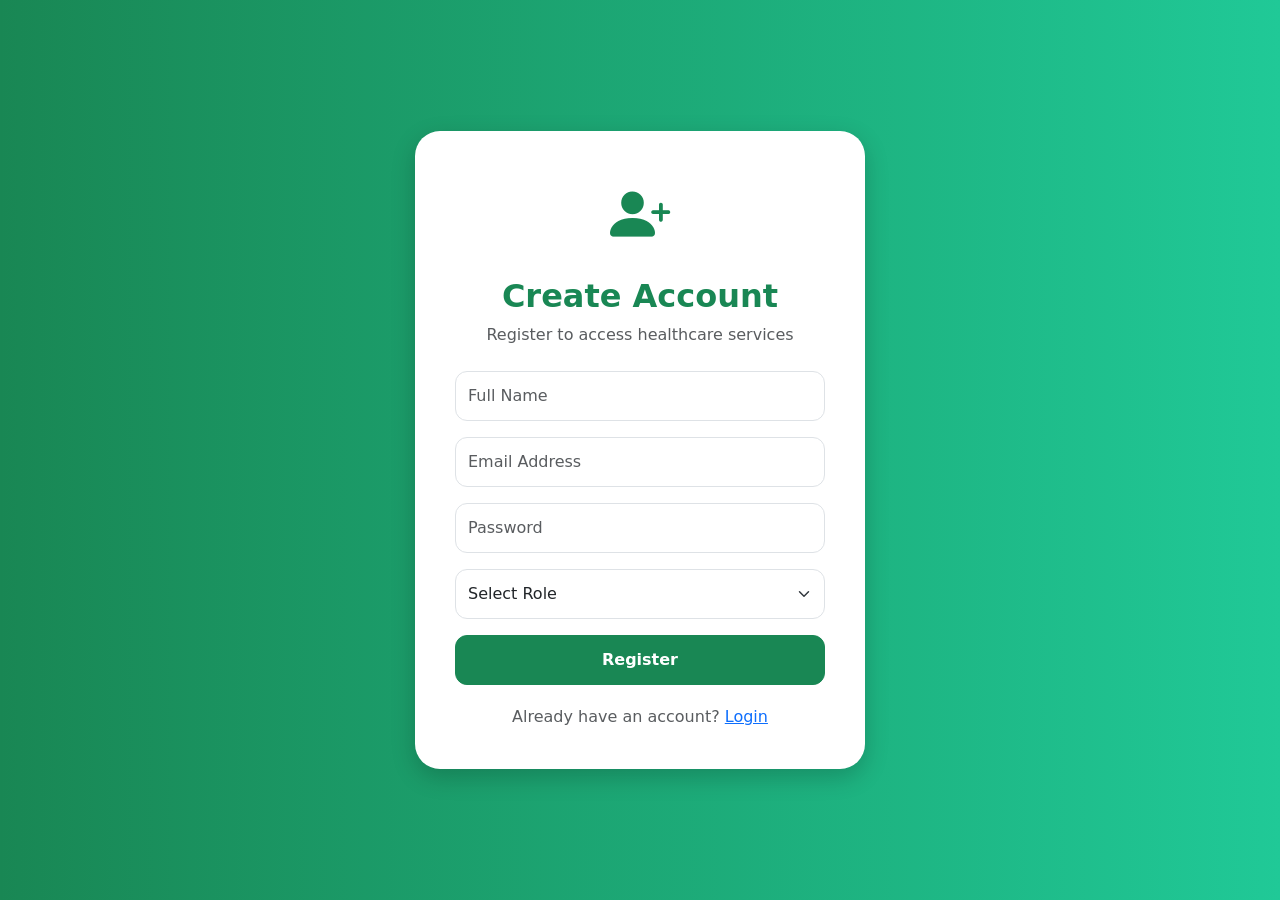
<file: src/main/resources/templates/register.html>
<!DOCTYPE html>
<html xmlns:th="http://www.thymeleaf.org">
<head>
    <title>Register</title>
    <link href="https://cdn.jsdelivr.net/npm/bootstrap@5.3.3/dist/css/bootstrap.min.css"
          rel="stylesheet">

    <link rel="stylesheet"
          href="https://cdn.jsdelivr.net/npm/bootstrap-icons@1.11.3/font/bootstrap-icons.min.css">
    <style>
        body{
            background:linear-gradient(to right,#198754,#20c997);
            height:100vh;
            display:flex;
            justify-content:center;
            align-items:center;
        }
        .register-card{
            width:450px;
            border:none;
            border-radius:25px;
            padding:40px;
            background:white;
            box-shadow:0 8px 25px rgba(0,0,0,0.2);
        }
        .logo-icon{
            font-size:60px;
            color:#198754;
        }
        .title{
            font-weight:bold;
            color:#198754;
        }
        .form-control,
        .form-select{
            border-radius:12px;
            padding:12px;
        }
        .btn-register{
            border-radius:12px;
            padding:12px;
            font-weight:bold;
        }

        .bottom-text{
            text-align:center;
            margin-top:20px;
        }
    </style>
</head>
<body>

<div class="register-card">
    <div class="text-center mb-4">
        <i class="bi bi-person-plus-fill logo-icon"></i>
        <h2 class="title mt-3">
            Create Account
        </h2>


        <p class="text-muted">
            Register to access healthcare services
        </p>
    </div>


    <form th:action="@{/register}"
          th:object="${user}"
          method="post">
        <div class="mb-3">
            <input type="text"
                   th:field="*{name}"
                   placeholder="Full Name"
                   class="form-control">
        </div>
        <div class="mb-3">
            <input type="email"
                   th:field="*{email}"
                   placeholder="Email Address"
                   class="form-control">

        </div>

        <div class="mb-3">
            <input type="password"
                   th:field="*{password}"
                   placeholder="Password"
                   class="form-control">
        </div>

        <div class="mb-3">
            <select th:field="*{role}"
                    class="form-select">
                <option value="">
                    Select Role
                </option>

                <option value="PATIENT">
                    Patient
                </option>
                <option value="DOCTOR">
                    Doctor
                </option>
            </select>
        </div>


        <button type="submit"
                class="btn btn-success w-100 btn-register">
            Register
        </button>
    </form>
    <div class="bottom-text">

        <span class="text-muted">
            Already have an account?
        </span>

        <a href="/login">
            Login
        </a>
    </div>
</div>

</body>
</html>
</file>
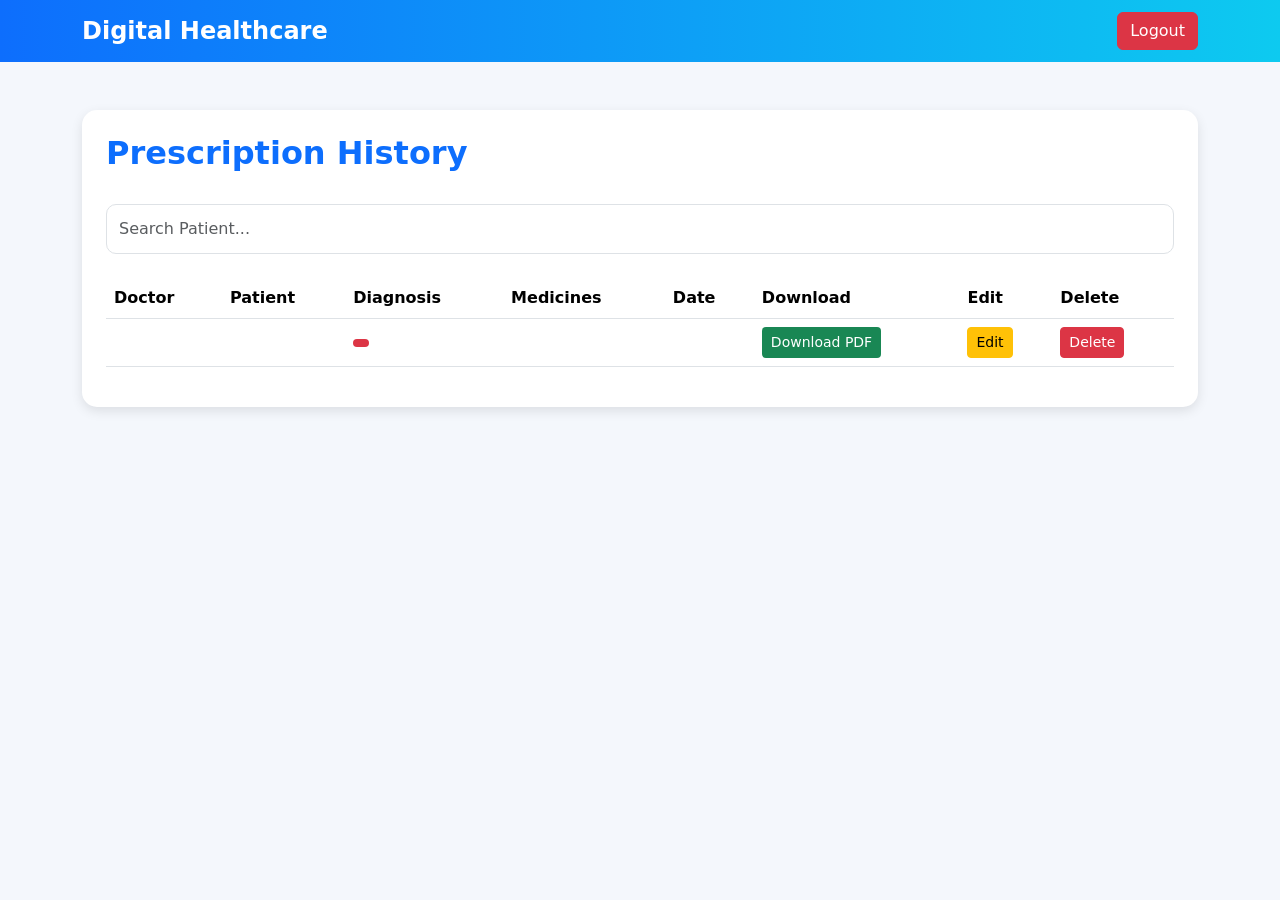
<file: src/main/resources/templates/view-prescriptions.html>
<!DOCTYPE html>
<html xmlns:th="http://www.thymeleaf.org"
      xmlns:sec="http://www.thymeleaf.org/extras/spring-security">
<head>
    <title>Prescription History</title>
    <link href="https://cdn.jsdelivr.net/npm/bootstrap@5.3.3/dist/css/bootstrap.min.css"
          rel="stylesheet">
    <style>
        body
        {
            background-color:#f4f7fc;
        }
        .navbar{
            background: linear-gradient(to right,#0d6efd,#0dcaf0);
        }

        .navbar-brand
        {

            color:white !important;
            font-weight:bold;
            font-size:24px;
        }
        .card{
            border:none;
            border-radius:15px;
            box-shadow:0 4px 12px rgba(0,0,0,0.1);
        }

        .table thread
        {
            background-color:#0d6efd;
            color:white;
        }
        .btn-download
        {
            background-color:#198754;
            color:white;
        }
        .btn-download:hover
        {
            background-color:#157347;
            color:white;
        }
        .search-box
        {
            border-radius:10px;
            padding:12px;
        }



        h2
        {
            font-weight:bold;
            color:#0d6efd;
        }
    </style>
</head>
<body>
<nav class="navbar navbar-expand-lg">
    <div class="container">
        <a class="navbar-brand">
            <i class="bi bi-heart-pulse-fill"></i>
              Digital Healthcare
        </a>

        <div>
            <a href="/logout" class="btn btn-danger">
                Logout
            </a>
        </div>
    </div>

</nav>

<div class="container mt-5">
    <div class="card p-4">
        <div class="d-flex justify-content-between align-items-center mb-4">
            <h2>Prescription History</h2>
        </div>
        <form th:action="@{/patient/search}"
              method="get"
              class="mb-4"
              sec:authorize="hasRole('DOCTOR')">

            <input type="text"
                   name="patientName"
                   placeholder="Search Patient..."
                   class="form-control search-box">

        </form>

        <div class="table-responsive">
            <table class="table table-hover align-middle">
                <thead>
                <tr>
                    <th>Doctor</th>
                    <th>Patient</th>
                    <th>Diagnosis</th>
                    <th>Medicines</th>
                    <th>Date</th>
                    <th>Download</th>
                    <th sec:authorize="hasRole('DOCTOR')">
                        Edit
                    </th>

                    <th sec:authorize="hasRole('DOCTOR')">
                        Delete
                     </th>

                </tr>
                </thead>
                <tbody>
                 <tr th:if="${#lists.isEmpty(prescriptions)}">

<!--                    <td colspan="8"-->
<!--                        class="text-center text-muted">-->

<!--                        No prescriptions found.-->

<!--                    </td>-->

                </tr>
                <tr th:each="p : ${prescriptions}">
                    <td th:text="${p.doctorName}"></td>
                    <td th:text="${p.patientName}"></td>
                    <td>
                        <span class="badge bg-danger"
                               th:text="${p.diagnosis}">
                        </span>
                    </td>
                    <td th:text="${p.medicines}"></td>
                    <td th:text="${p.date}"></td>
                    <td>
                         <a th:href="@{'/prescription/pdf/' + ${p.id}}"
                           class="btn btn-download btn-sm">
                             Download PDF
                         </a>
                    </td>
                    <td sec:authorize="hasRole('DOCTOR')">

                        <a th:href="@{'/doctor/prescription/edit/' + ${p.id}}"
                           class="btn btn-warning btn-sm">
                           Edit
                        </a>
                    </td>

                    <td sec:authorize="hasRole('DOCTOR')">
                        <a th:href="@{'/doctor/prescription/delete/' + ${p.id}}"
                           class="btn btn-danger btn-sm">
                            Delete
                        </a>
                    </td>
                </tr>
                </tbody>
            </table>

        </div>
    </div>

</div>


</body>
</html>
</file>
